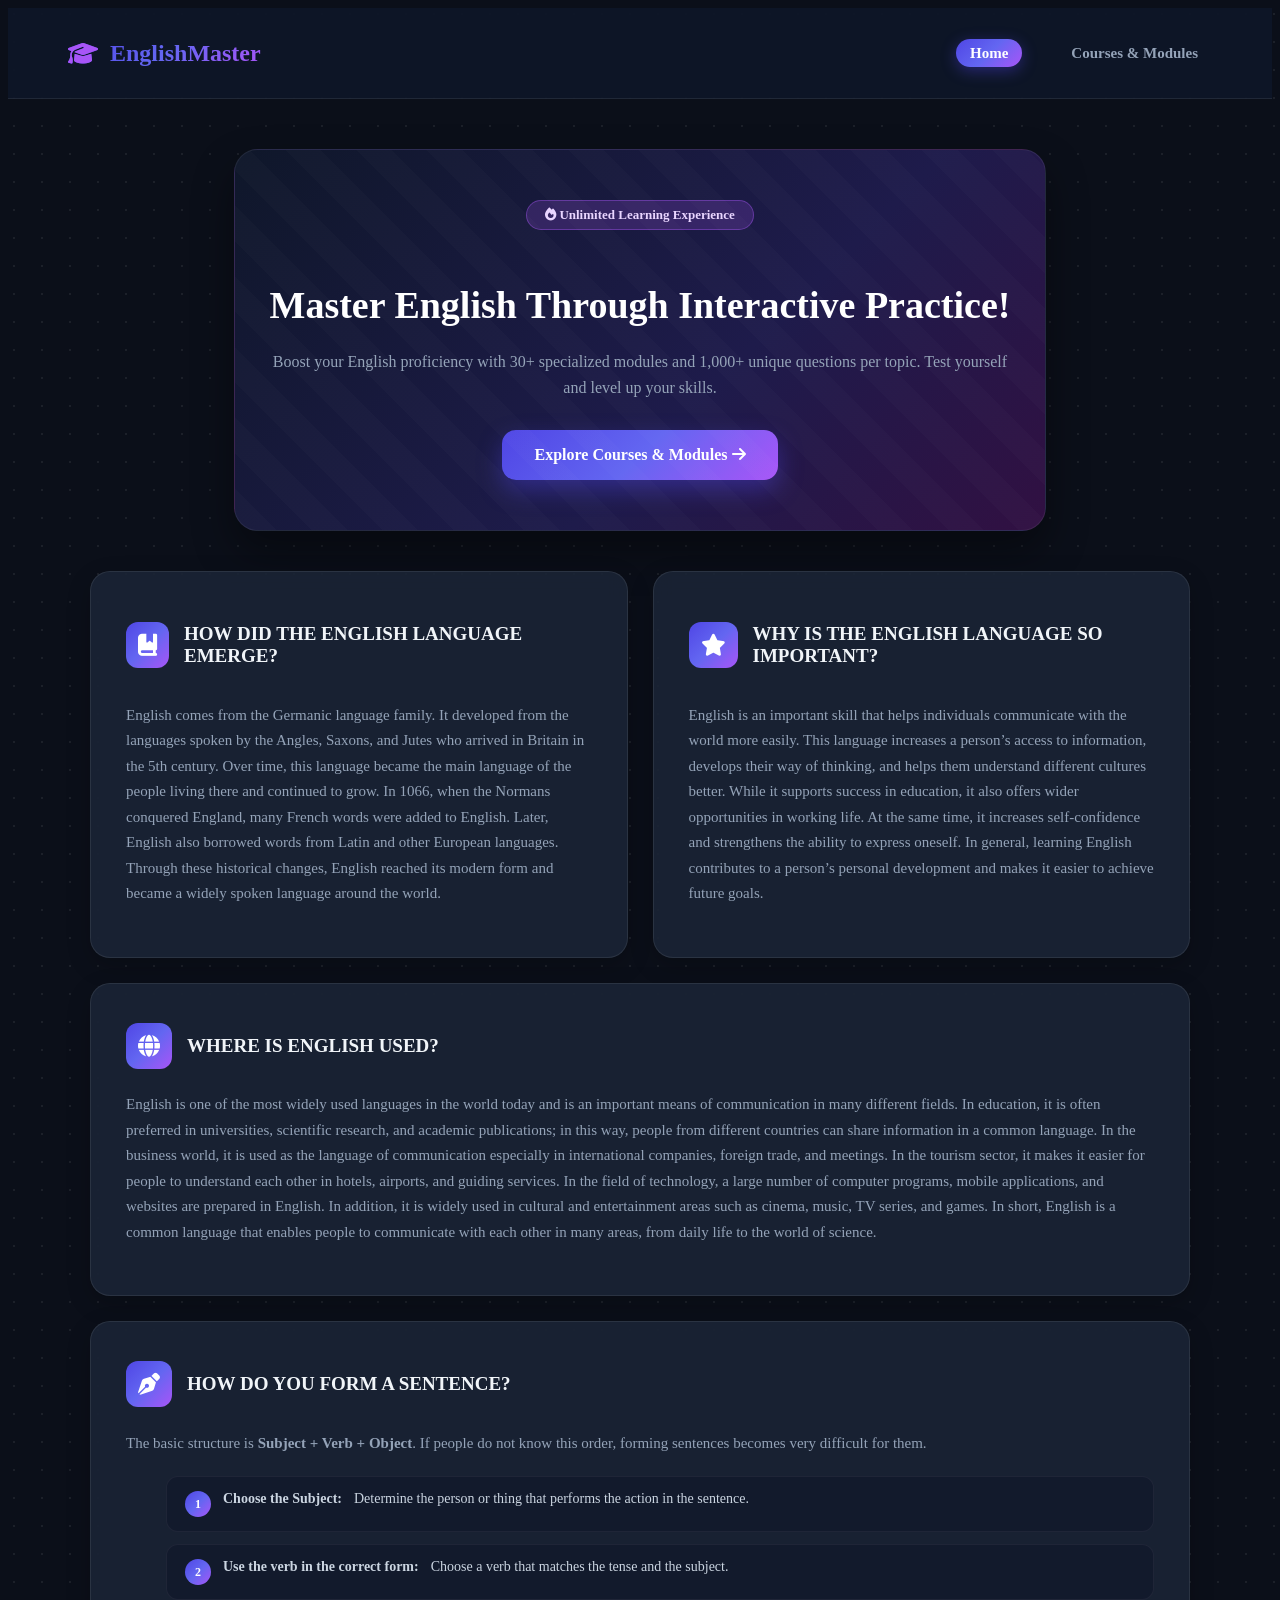
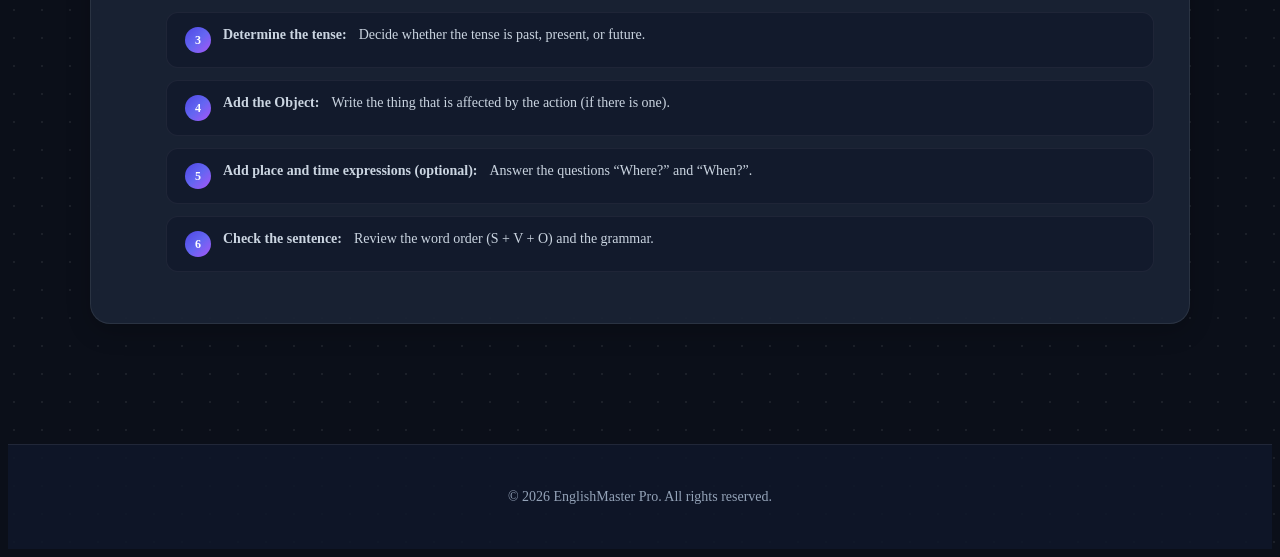
<file: index.html>
<!DOCTYPE html>
<html lang="en">
<head>
    <meta charset="UTF-8">
    <meta name="viewport" content="width=device-width, initial-scale=1.0">
    <title>EnglishMaster Pro - Home</title>
    <link rel="stylesheet" href="style.css">
    <link href="https://fonts.googleapis.com/css2?family=Poppins:wght@300;400;500;600;700;800&display=swap" rel="stylesheet">
    <link rel="stylesheet" href="https://cdnjs.cloudflare.com/ajax/libs/font-awesome/6.4.0/css/all.min.css">
</head>
<body>

    <!-- Header Navigation -->
    <header>
        <div class="logo">
            <i class="fa-solid fa-graduation-cap"></i>
            <span>EnglishMaster</span>
        </div>
        <nav>
            <ul>
                <li><a href="index.html" class="active">Home</a></li>
                <li><a href="kurslar.html">Courses & Modules</a></li>
            </ul>
        </nav>
    </header>

    <main class="container">
        
        <!-- Hero Section -->
        <section class="hero-clean">
            <span class="badge-tag"><i class="fa-solid fa-fire"></i> Unlimited Learning Experience</span>
            <h1>Master English Through Interactive Practice!</h1>
            <p>Boost your English proficiency with 30+ specialized modules and 1,000+ unique questions per topic. Test yourself and level up your skills.</p>
            <div class="hero-buttons">
                <a href="kurslar.html" class="btn-glow">Explore Courses & Modules <i class="fa-solid fa-arrow-right"></i></a>
            </div>
        </section>

        <!-- Information Sections (Provided Content) -->
        <div class="info-grid">
            
            <!-- 1. How Did The English Language Emerge? -->
            <div class="info-card">
                <div class="card-header">
                    <i class="fa-solid fa-book-bookmark"></i>
                    <h2>HOW DID THE ENGLISH LANGUAGE EMERGE?</h2>
                </div>
                <p>English comes from the Germanic language family. It developed from the languages spoken by the Angles, Saxons, and Jutes who arrived in Britain in the 5th century. Over time, this language became the main language of the people living there and continued to grow. In 1066, when the Normans conquered England, many French words were added to English. Later, English also borrowed words from Latin and other European languages. Through these historical changes, English reached its modern form and became a widely spoken language around the world.</p>
            </div>

            <!-- 2. Why Is The English Language So Important? -->
            <div class="info-card">
                <div class="card-header">
                    <i class="fa-solid fa-star"></i>
                    <h2>WHY IS THE ENGLISH LANGUAGE SO IMPORTANT?</h2>
                </div>
                <p>English is an important skill that helps individuals communicate with the world more easily. This language increases a person’s access to information, develops their way of thinking, and helps them understand different cultures better. While it supports success in education, it also offers wider opportunities in working life. At the same time, it increases self-confidence and strengthens the ability to express oneself. In general, learning English contributes to a person’s personal development and makes it easier to achieve future goals.</p>
            </div>

            <!-- 3. Where Is English Used? -->
            <div class="info-card wide-card">
                <div class="card-header">
                    <i class="fa-solid fa-globe"></i>
                    <h2>WHERE IS ENGLISH USED?</h2>
                </div>
                <p>English is one of the most widely used languages in the world today and is an important means of communication in many different fields. In education, it is often preferred in universities, scientific research, and academic publications; in this way, people from different countries can share information in a common language. In the business world, it is used as the language of communication especially in international companies, foreign trade, and meetings. In the tourism sector, it makes it easier for people to understand each other in hotels, airports, and guiding services. In the field of technology, a large number of computer programs, mobile applications, and websites are prepared in English. In addition, it is widely used in cultural and entertainment areas such as cinema, music, TV series, and games. In short, English is a common language that enables people to communicate with each other in many areas, from daily life to the world of science.</p>
            </div>

            <!-- 4. How Do You Form A Sentence? -->
            <div class="info-card wide-card sentence-guide">
                <div class="card-header">
                    <i class="fa-solid fa-pen-nib"></i>
                    <h2>HOW DO YOU FORM A SENTENCE?</h2>
                </div>
                <p class="guide-intro">The basic structure is <strong>Subject + Verb + Object</strong>. If people do not know this order, forming sentences becomes very difficult for them.</p>
                
                <ul class="steps-list">
                    <li><span>1</span> <strong>Choose the Subject:</strong> Determine the person or thing that performs the action in the sentence.</li>
                    <li><span>2</span> <strong>Use the verb in the correct form:</strong> Choose a verb that matches the tense and the subject.</li>
                    <li><span>3</span> <strong>Determine the tense:</strong> Decide whether the tense is past, present, or future.</li>
                    <li><span>4</span> <strong>Add the Object:</strong> Write the thing that is affected by the action (if there is one).</li>
                    <li><span>5</span> <strong>Add place and time expressions (optional):</strong> Answer the questions “Where?” and “When?”.</li>
                    <li><span>6</span> <strong>Check the sentence:</strong> Review the word order (S + V + O) and the grammar.</li>
                </ul>
            </div>

        </div>

    </main>

    <!-- Footer -->
    <footer>
        <p>&copy; 2026 EnglishMaster Pro. All rights reserved.</p>
    </footer>

</body>
</html>
</file>
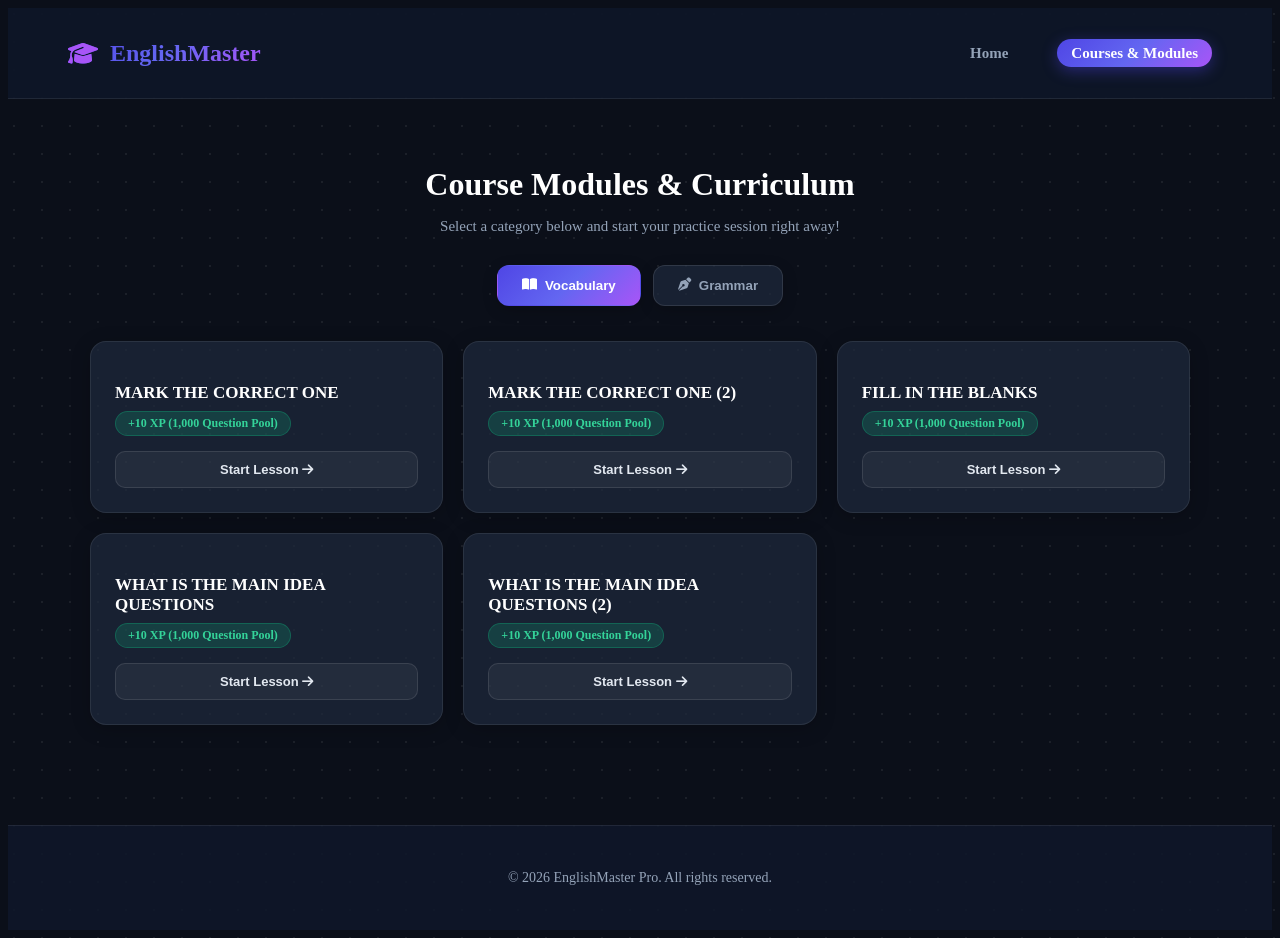
<file: kurslar.html>
<!DOCTYPE html>
<html lang="en">
<head>
    <meta charset="UTF-8">
    <meta name="viewport" content="width=device-width, initial-scale=1.0">
    <title>EnglishMaster Pro - Courses & Modules</title>
    <link rel="stylesheet" href="style.css">
    <link href="https://fonts.googleapis.com/css2?family=Poppins:wght@300;400;500;600;700;800&display=swap" rel="stylesheet">
    <link rel="stylesheet" href="https://cdnjs.cloudflare.com/ajax/libs/font-awesome/6.4.0/css/all.min.css">
</head>
<body>

    <!-- Header Navigation -->
    <header>
        <div class="logo">
            <i class="fa-solid fa-graduation-cap"></i>
            <span>EnglishMaster</span>
        </div>
        <nav>
            <ul>
                <li><a href="index.html">Home</a></li>
                <li><a href="kurslar.html" class="active">Courses & Modules</a></li>
            </ul>
        </nav>
    </header>

    <main class="container">
        
        <!-- Modules Section -->
        <section id="modules-section" class="modules-container">
            <div class="section-title">
                <h2>Course Modules & Curriculum</h2>
                <p>Select a category below and start your practice session right away!</p>
            </div>
            
            <!-- Category Tabs -->
            <div class="tab-buttons">
                <button class="tab-btn active" onclick="switchTab('vocab')"><i class="fa-solid fa-book-open"></i> Vocabulary</button>
                <button class="tab-btn" onclick="switchTab('grammar')"><i class="fa-solid fa-pen-nib"></i> Grammar</button>
            </div>

            <!-- Module Grid -->
            <div id="module-list" class="module-grid">
                <!-- Populated via JavaScript -->
            </div>
        </section>

        <!-- Quiz Section (Hidden initially) -->
        <section id="quiz-section" class="quiz-container hide">
            <div class="quiz-top-bar">
                <button id="back-to-modules" class="btn-back"><i class="fa-solid fa-arrow-left"></i> Back to Modules</button>
                <span id="module-title-badge" class="level-indicator">Module Title</span>
            </div>

            <div id="quiz">
                <div class="quiz-header">
                    <span id="question-progress">Question 1 / 30</span>
                    <span id="score-tracker">Score: 0 / 30 (0 XP)</span>
                </div>
                
                <h2 id="question-text">Loading question...</h2>
                
                <div id="answer-buttons" class="btn-grid"></div>

                <div class="quiz-footer">
                    <button id="next-btn" class="btn-next hide">Next Question</button>
                </div>
            </div>

            <!-- Result Container -->
            <div id="result-container" class="hide">
                <h2>Congratulations, Module Completed! 🎉</h2>
                <p id="result-message">Your Final Score: <span id="final-score">0</span> / <span id="total-questions">30</span></p>
                <p id="xp-earned" class="xp-badge">Earned XP: +10 XP</p>
                <div class="result-actions">
                    <button id="restart-btn" class="btn-primary">Try Again (New Questions)</button>
                    <button onclick="goBackToModules()" class="btn-secondary">Back to Modules</button>
                </div>
            </div>
        </section>
    </main>

    <!-- Footer -->
    <footer>
        <p>&copy; 2026 EnglishMaster Pro. All rights reserved.</p>
    </footer>

    <script src="java.js"></script>
</body>
</html>
</file>
<file: style.css>
/* =========================================================
   ENGLISHMASTER PRO - MODERN GRADIENT & PATTERN STYLES
   ========================================================= */

:root {
    /* Renk Paleti ve Gradientler */
    --primary-gradient: linear-gradient(135deg, #4f46e5 0%, #6366f1 50%, #a855f7 100%);
    --hero-gradient: linear-gradient(135deg, #0f172a 0%, #1e1b4b 60%, #311042 100%);
    --bg-color: #0b0f19;
    --card-bg: rgba(30, 41, 59, 0.75);
    --text-main: #f8fafc;
    --text-muted: #94a3b8;
    --accent-color: #4f46e5;
}

- {
    margin: 0;
    padding: 0;
    box-sizing: border-box;
    font-family: 'Poppins', sans-serif;
    scroll-behavior: smooth;
}

body {
    /* Arka plana modern koyu tema ve zarif bir nokta deseni (pattern) eklendi */
    background-color: var(--bg-color);
    background-image: radial-gradient(rgba(255, 255, 255, 0.07) 1px, transparent 1px);
    background-size: 28px 28px;
    color: var(--text-main);
    min-height: 100vh;
    display: flex;
    flex-direction: column;
    justify-content: space-between;
}

/* Header & Navigation */
header {
    background-color: rgba(15, 23, 42, 0.85);
    backdrop-filter: blur(12px);
    padding: 20px 60px;
    display: flex;
    justify-content: space-between;
    align-items: center;
    border-bottom: 1px solid rgba(255, 255, 255, 0.08);
    position: sticky;
    top: 0;
    z-index: 100;
}

.logo {
    display: flex;
    align-items: center;
    gap: 12px;
    font-size: 24px;
    font-weight: 800;
    background: var(--primary-gradient);
    -webkit-background-clip: text;
    -webkit-text-fill-color: transparent;
}

.logo i {
    -webkit-text-fill-color: initial;
    color: #a855f7;
}

nav ul {
    list-style: none;
    display: flex;
    gap: 35px;
}

nav ul li a {
    text-decoration: none;
    color: var(--text-muted);
    font-weight: 600;
    font-size: 15px;
    transition: all 0.3s ease;
    padding: 6px 14px;
    border-radius: 20px;
}

nav ul li a:hover, nav ul li a.active {
    color: #ffffff;
    background: var(--primary-gradient);
    box-shadow: 0 4px 15px rgba(79, 70, 229, 0.4);
}

.container {
    max-width: 1100px;
    margin: 0 auto;
    padding: 0 20px;
    width: 100%;
}

/* Hero Section (Gradientli Modern Alan) */
.hero-clean {
    text-align: center;
    max-width: 750px;
    margin: 50px auto 30px auto;
    background: var(--hero-gradient);
    padding: 50px 30px;
    border-radius: 24px;
    border: 1px solid rgba(255, 255, 255, 0.08);
    box-shadow: 0 20px 40px rgba(0, 0, 0, 0.4);
    position: relative;
    overflow: hidden;
}

.hero-clean::before {
    content: '';
    position: absolute;
    top: -50%;
    left: -50%;
    width: 200%;
    height: 200%;
    background: repeating-linear-gradient(
        45deg,
        transparent,
        transparent 25px,
        rgba(255, 255, 255, 0.015) 25px,
        rgba(255, 255, 255, 0.015) 50px
    );
    pointer-events: none;
}

.badge-tag {
    display: inline-block;
    background: rgba(168, 85, 247, 0.2);
    color: #e9d5ff;
    border: 1px solid rgba(168, 85, 247, 0.4);
    padding: 6px 18px;
    border-radius: 20px;
    font-size: 13px;
    font-weight: 700;
    margin-bottom: 20px;
}

.hero-clean h1 {
    font-size: 38px;
    line-height: 1.25;
    color: #ffffff;
    margin-bottom: 20px;
    font-weight: 800;
}

.hero-clean p {
    font-size: 16px;
    color: var(--text-muted);
    line-height: 1.6;
    margin-bottom: 30px;
}

.hero-buttons {
    display: flex;
    justify-content: center;
}

.btn-glow {
    background: var(--primary-gradient);
    color: white;
    text-decoration: none;
    padding: 16px 32px;
    font-size: 16px;
    font-weight: 700;
    border-radius: 14px;
    box-shadow: 0 10px 25px rgba(79, 70, 229, 0.4);
    transition: transform 0.2s, box-shadow 0.2s;
    display: inline-block;
}

.btn-glow:hover {
    transform: translateY(-3px);
    box-shadow: 0 15px 30px rgba(168, 85, 247, 0.6);
}

/* Ana Sayfa Görsel / Çizim Alanı Stili */
.hero-image-section {
    text-align: center;
    margin: 30px 0 50px 0;
}

.hero-image-section img {
    max-width: 100%;
    height: auto;
    border-radius: 20px;
    border: 1px solid rgba(255, 255, 255, 0.1);
    box-shadow: 0 15px 35px rgba(0,0,0,0.5);
    transition: transform 0.3s ease;
}

.hero-image-section img:hover {
    transform: scale(1.015);
}

/* Info Grid Layout for Home Content */
.info-grid {
    display: grid;
    grid-template-columns: 1fr 1fr;
    gap: 25px;
    margin: 40px 0 60px 0;
}

.info-card {
    background: var(--card-bg);
    border: 1px solid rgba(255, 255, 255, 0.08);
    border-radius: 20px;
    padding: 35px;
    box-shadow: 0 8px 25px rgba(0,0,0,0.2);
    backdrop-filter: blur(10px);
    transition: transform 0.3s ease, border-color 0.3s ease;
}

.info-card:hover {
    transform: translateY(-5px);
    border-color: rgba(168, 85, 247, 0.4);
}

.wide-card {
    grid-column: span 2;
}

.card-header {
    display: flex;
    align-items: center;
    gap: 15px;
    margin-bottom: 20px;
}

.card-header i {
    font-size: 22px;
    color: #fff;
    background: var(--primary-gradient);
    padding: 12px;
    border-radius: 12px;
}

.card-header h2 {
    font-size: 19px;
    color: #f1f5f9;
    font-weight: 700;
}

.info-card p {
    font-size: 15px;
    color: var(--text-muted);
    line-height: 1.7;
}

.guide-intro {
    margin-bottom: 20px;
}

.steps-list {
    list-style: none;
    display: flex;
    flex-direction: column;
    gap: 12px;
}

.steps-list li {
    display: flex;
    align-items: flex-start;
    gap: 12px;
    font-size: 14px;
    color: #cbd5e1;
    background: rgba(15, 23, 42, 0.6);
    padding: 14px 18px;
    border-radius: 12px;
    border: 1px solid rgba(255, 255, 255, 0.05);
}

.steps-list li span {
    background: var(--primary-gradient);
    color: white;
    width: 26px;
    height: 26px;
    display: flex;
    align-items: center;
    justify-content: center;
    border-radius: 50%;
    font-size: 12px;
    font-weight: 700;
    flex-shrink: 0;
}

/* Modüller, Test ve Diğer Stiller */
.modules-container { padding: 40px 0; }
.section-title { text-align: center; margin-bottom: 30px; }
.section-title h2 { font-size: 32px; font-weight: 800; color: #ffffff; margin-bottom: 8px; }
.section-title p { color: var(--text-muted); font-size: 15px; }

.tab-buttons { display: flex; justify-content: center; gap: 12px; margin-bottom: 35px; }
.tab-btn {
    background: var(--card-bg); border: 1px solid rgba(255, 255, 255, 0.1); padding: 12px 24px; border-radius: 12px;
    font-weight: 600; cursor: pointer; color: var(--text-muted); box-shadow: 0 4px 15px rgba(0,0,0,0.2);
    transition: all 0.3s; display: flex; align-items: center; gap: 8px;
}
.tab-btn.active, .tab-btn:hover { background: var(--primary-gradient); color: white; border-color: transparent; }

.module-grid { display: grid; grid-template-columns: repeat(auto-fit, minmax(300px, 1fr)); gap: 20px; }
.module-card {
    background: var(--card-bg); border: 1px solid rgba(255, 255, 255, 0.08); border-radius: 16px; padding: 24px;
    text-align: left; cursor: pointer; box-shadow: 0 4px 20px rgba(0,0,0,0.2);
    transition: all 0.3s ease; display: flex; flex-direction: column; justify-content: space-between; gap: 15px;
}
.module-card:hover { transform: translateY(-5px); border-color: #a855f7; box-shadow: 0 12px 30px rgba(168, 85, 247, 0.2); }
.module-info h3 { font-size: 17px; color: #ffffff; font-weight: 700; margin-bottom: 8px; }
.module-xp { display: inline-block; background-color: rgba(16, 185, 129, 0.2); color: #34d399; padding: 4px 12px; font-size: 12px; font-weight: 700; border-radius: 20px; border: 1px solid rgba(16, 185, 129, 0.3); }
.card-btn { background: rgba(255, 255, 255, 0.05); color: #e2e8f0; border: 1px solid rgba(255, 255, 255, 0.1); padding: 10px 18px; border-radius: 10px; font-weight: 600; font-size: 13px; cursor: pointer; transition: all 0.2s; }
.module-card:hover .card-btn { background: var(--primary-gradient); color: white; border-color: transparent; }

.quiz-top-bar { display: flex; justify-content: space-between; align-items: center; margin-bottom: 25px; }
.btn-back { background: rgba(255, 255, 255, 0.1); border: none; padding: 10px 18px; border-radius: 10px; cursor: pointer; font-weight: 600; color: #e2e8f0; transition: background 0.2s; }
.btn-back:hover { background: rgba(255, 255, 255, 0.2); }
.level-indicator { background: var(--primary-gradient); color: white; padding: 8px 16px; border-radius: 10px; font-size: 14px; font-weight: 700; }
.quiz-container { background: var(--card-bg); backdrop-filter: blur(12px); border: 1px solid rgba(255, 255, 255, 0.08); padding: 40px; border-radius: 24px; box-shadow: 0 20px 40px rgba(0,0,0,0.4); margin: 40px 0; }
.quiz-header { display: flex; justify-content: space-between; font-size: 14px; color: var(--text-muted); margin-bottom: 25px; font-weight: 600; }
#question-text { font-size: 20px; color: #ffffff; font-weight: 700; margin-bottom: 30px; }
.btn-grid { display: grid; grid-template-columns: 1fr 1fr; gap: 15px; margin-bottom: 30px; }
.btn-option {
    background-color: rgba(15, 23, 42, 0.6); border: 2px solid rgba(255, 255, 255, 0.08); padding: 18px; border-radius: 12px;
    font-size: 15px; text-align: left; cursor: pointer; transition: all 0.2s ease; color: #e2e8f0; font-weight: 600;
}
.btn-option:hover:not(:disabled) { background-color: rgba(79, 70, 229, 0.2); border-color: #6366f1; color: #ffffff; }
.btn-option.correct { background-color: rgba(16, 185, 129, 0.25) !important; border-color: #10b981 !important; color: #34d399 !important; }
.btn-option.wrong { background-color: rgba(239, 68, 68, 0.25) !important; border-color: #ef4444 !important; color: #fca5a5 !important; }
.quiz-footer { display: flex; justify-content: flex-end; }
.btn-next { background-color: #10b981; color: white; border: none; padding: 12px 24px; border-radius: 10px; cursor: pointer; font-weight: 700; transition: background 0.3s; }
.btn-next:hover { background-color: #059669; }

#result-container { text-align: center; padding: 30px; }
#result-container h2 { color: #ffffff; font-size: 26px; margin-bottom: 15px; }
#result-message { font-size: 18px; color: var(--text-muted); margin-bottom: 10px; }
.xp-badge { font-size: 18px; font-weight: 800; color: #34d399; margin-bottom: 30px; }
.result-actions { display: flex; justify-content: center; gap: 15px; }
.btn-primary { background-color: #4f46e5; color: white; padding: 14px 28px; border-radius: 12px; font-weight: 700; border: none; cursor: pointer; transition: background 0.3s; }
.btn-primary:hover { background-color: #4338ca; }
.btn-secondary { background-color: #334155; color: white; padding: 14px 28px; border-radius: 12px; font-weight: 700; border: none; cursor: pointer; transition: background 0.3s; }
.btn-secondary:hover { background-color: #475569; }

.hide { display: none !important; }

footer {
    background-color: rgba(15, 23, 42, 0.85); text-align: center; padding: 30px; font-size: 14px;
    color: var(--text-muted); border-top: 1px solid rgba(255, 255, 255, 0.08); margin-top: 60px;
}

@media(max-width: 900px) {
    .info-grid { grid-template-columns: 1fr; }
    .wide-card { grid-column: span 1; }
    .btn-grid { grid-template-columns: 1fr; }
    header { padding: 20px 20px; }
}
</file>
